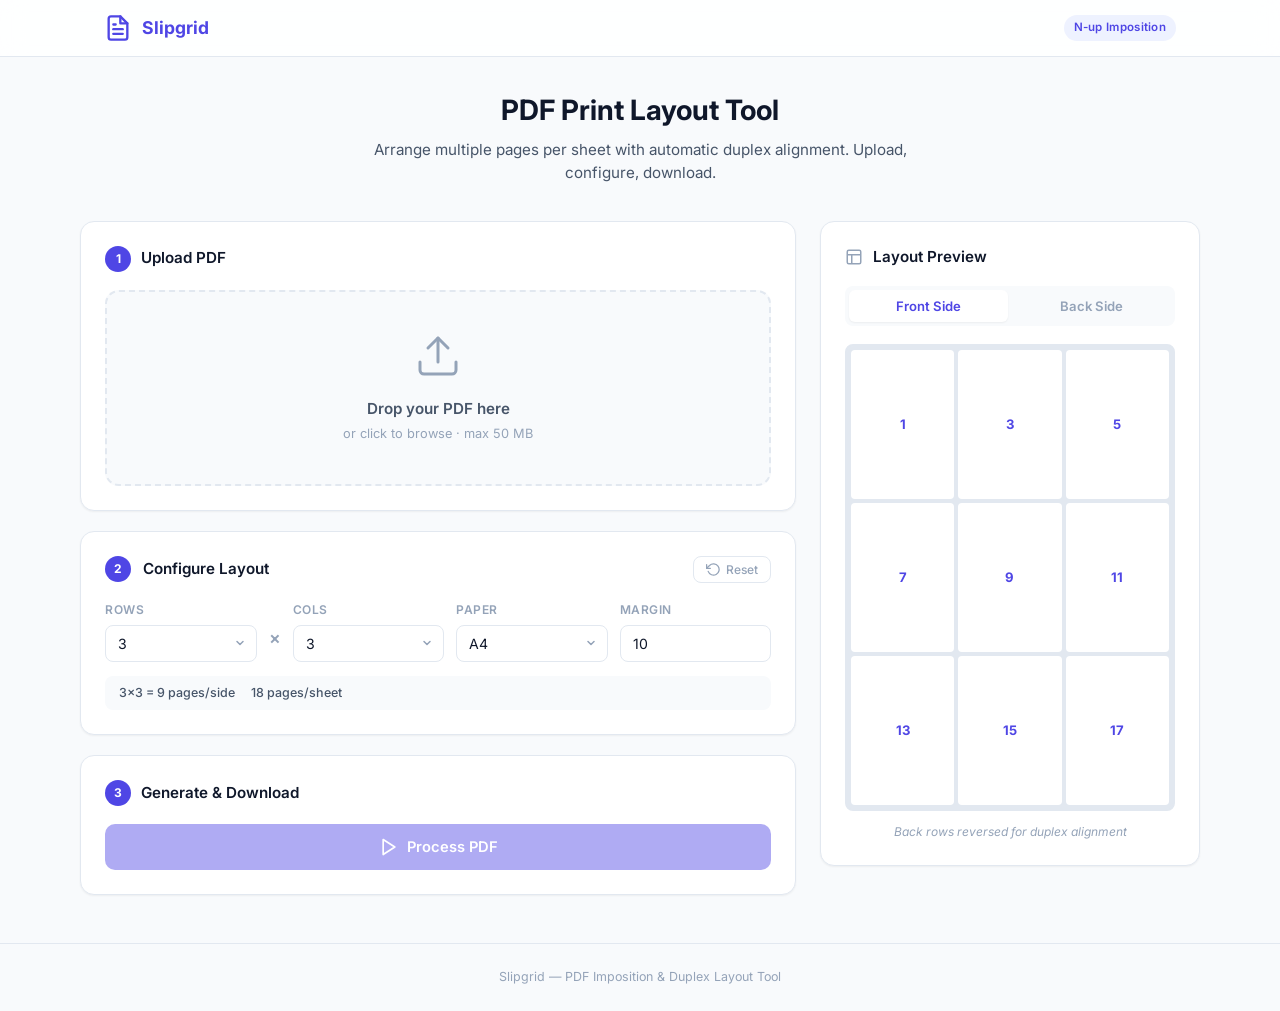
<file: templates/index.html>
<!DOCTYPE html>
<html lang="en">
<head>
    <meta charset="UTF-8">
    <meta name="viewport" content="width=device-width, initial-scale=1.0">
    <title>Slipgrid — PDF Imposition Tool</title>
    <link rel="preconnect" href="https://fonts.googleapis.com">
    <link rel="preconnect" href="https://fonts.gstatic.com" crossorigin>
    <link href="https://fonts.googleapis.com/css2?family=Inter:wght@400;500;600;700&display=swap" rel="stylesheet">
    <link rel="stylesheet" href="/static/css/style.css">
    <script async src="https://pagead2.googlesyndication.com/pagead/js/adsbygoogle.js?client=ca-pub-4924359931236069"
         crossorigin="anonymous"></script>
</head>
<body>
    <div class="app">
        <!-- Navbar -->
        <nav class="navbar">
            <div class="nav-inner">
                <div class="logo">
                    <svg width="28" height="28" viewBox="0 0 24 24" fill="none" stroke="currentColor" stroke-width="2" stroke-linecap="round" stroke-linejoin="round"><path d="M14 2H6a2 2 0 0 0-2 2v16a2 2 0 0 0 2 2h12a2 2 0 0 0 2-2V8z"/><polyline points="14 2 14 8 20 8"/><line x1="16" y1="13" x2="8" y2="13"/><line x1="16" y1="17" x2="8" y2="17"/><polyline points="10 9 9 9 8 9"/></svg>
                    <span>Slipgrid</span>
                </div>
                <div class="nav-badge">N-up Imposition</div>
            </div>
        </nav>

        <main class="main">
            <div class="container">
                <!-- Hero -->
                <section class="hero">
                    <h1>PDF Print Layout Tool</h1>
                    <p>Arrange multiple pages per sheet with automatic duplex alignment. Upload, configure, download.</p>
                </section>

                <div class="workspace">
                    <!-- Left Column: Upload + Settings -->
                    <div class="col-left">
                        <!-- Upload Card -->
                        <div class="card" id="uploadCard">
                            <div class="card-header">
                                <div class="step-badge">1</div>
                                <h2>Upload PDF</h2>
                            </div>
                            <div class="upload-zone" id="uploadZone">
                                <svg class="upload-icon" width="48" height="48" viewBox="0 0 24 24" fill="none" stroke="currentColor" stroke-width="1.5" stroke-linecap="round" stroke-linejoin="round"><path d="M21 15v4a2 2 0 0 1-2 2H5a2 2 0 0 1-2-2v-4"/><polyline points="17 8 12 3 7 8"/><line x1="12" y1="3" x2="12" y2="15"/></svg>
                                <p class="upload-title">Drop your PDF here</p>
                                <p class="upload-hint">or click to browse &middot; max 50 MB</p>
                                <input type="file" id="fileInput" accept=".pdf" hidden>
                            </div>
                            <div class="file-pill" id="fileInfo" style="display:none;">
                                <svg width="18" height="18" viewBox="0 0 24 24" fill="none" stroke="currentColor" stroke-width="2"><path d="M14 2H6a2 2 0 0 0-2 2v16a2 2 0 0 0 2 2h12a2 2 0 0 0 2-2V8z"/><polyline points="14 2 14 8 20 8"/></svg>
                                <span id="fileName"></span>
                                <button class="pill-remove" id="removeFile" title="Remove file">
                                    <svg width="16" height="16" viewBox="0 0 24 24" fill="none" stroke="currentColor" stroke-width="2"><line x1="18" y1="6" x2="6" y2="18"/><line x1="6" y1="6" x2="18" y2="18"/></svg>
                                </button>
                            </div>
                        </div>

                        <!-- Settings Card -->
                        <div class="card">
                            <div class="card-header" style="display:flex; align-items:center; justify-content:space-between;">
                                <div style="display:flex; align-items:center; gap:12px;">
                                    <div class="step-badge">2</div>
                                    <h2>Configure Layout</h2>
                                </div>
                                <button class="btn-reset-layout" id="resetLayout" title="Reset to defaults">
                                    <svg width="15" height="15" viewBox="0 0 24 24" fill="none" stroke="currentColor" stroke-width="2" stroke-linecap="round" stroke-linejoin="round"><polyline points="1 4 1 10 7 10"/><path d="M3.51 15a9 9 0 1 0 2.13-9.36L1 10"/></svg>
                                    <span>Reset</span>
                                </button>
                            </div>
                            <div class="settings-row">
                                <div class="field">
                                    <label for="gridRows">Rows</label>
                                    <select id="gridRows">
                                        <option value="1">1</option>
                                        <option value="2">2</option>
                                        <option value="3" selected>3</option>
                                        <option value="4">4</option>
                                        <option value="5">5</option>
                                    </select>
                                </div>
                                <div class="field-sep">&times;</div>
                                <div class="field">
                                    <label for="gridCols">Cols</label>
                                    <select id="gridCols">
                                        <option value="1">1</option>
                                        <option value="2">2</option>
                                        <option value="3" selected>3</option>
                                        <option value="4">4</option>
                                        <option value="5">5</option>
                                    </select>
                                </div>
                                <div class="field">
                                    <label for="paperSize">Paper</label>
                                    <select id="paperSize">
                                        <option value="A4" selected>A4</option>
                                        <option value="Letter">Letter</option>
                                        <option value="A3">A3</option>
                                        <option value="Legal">Legal</option>
                                    </select>
                                </div>
                                <div class="field">
                                    <label for="margin">Margin</label>
                                    <input type="number" id="margin" value="10" min="0" max="100" step="1">
                                </div>
                            </div>
                            <div class="info-strip" id="infoStrip">
                                <span id="infoSlots"></span>
                                <span id="infoPagesPerSheet"></span>
                            </div>
                        </div>

                        <!-- Action Card -->
                        <div class="card">
                            <div class="card-header">
                                <div class="step-badge">3</div>
                                <h2>Generate &amp; Download</h2>
                            </div>
                            <button class="btn-process" id="processBtn" disabled>
                                <svg width="20" height="20" viewBox="0 0 24 24" fill="none" stroke="currentColor" stroke-width="2" stroke-linecap="round" stroke-linejoin="round"><polygon points="5 3 19 12 5 21 5 3"/></svg>
                                <span>Process PDF</span>
                            </button>
                            <div class="progress-bar-container" id="progressContainer" style="display:none;">
                                <div class="progress-row">
                                    <div class="progress-track">
                                        <div class="progress-fill" id="progressFill"></div>
                                    </div>
                                    <button class="btn-cancel" id="cancelBtn" title="Cancel processing">
                                        <svg width="18" height="18" viewBox="0 0 24 24" fill="none" stroke="currentColor" stroke-width="2.5" stroke-linecap="round" stroke-linejoin="round"><line x1="18" y1="6" x2="6" y2="18"/><line x1="6" y1="6" x2="18" y2="18"/></svg>
                                    </button>
                                </div>
                                <span class="progress-label" id="progressText">Uploading...</span>
                            </div>
                            <!-- Result -->
                            <div class="result-panel" id="resultSection" style="display:none;">
                                <div class="result-stats">
                                    <div class="stat">
                                        <span class="stat-value" id="resultSheets">0</span>
                                        <span class="stat-label">Sheets</span>
                                    </div>
                                    <div class="stat">
                                        <span class="stat-value" id="resultPages">0</span>
                                        <span class="stat-label">Pages</span>
                                    </div>
                                </div>
                                <a class="btn-download" id="downloadBtn" href="#">
                                    <svg width="20" height="20" viewBox="0 0 24 24" fill="none" stroke="currentColor" stroke-width="2" stroke-linecap="round" stroke-linejoin="round"><path d="M21 15v4a2 2 0 0 1-2 2H5a2 2 0 0 1-2-2v-4"/><polyline points="7 10 12 15 17 10"/><line x1="12" y1="15" x2="12" y2="3"/></svg>
                                    <span>Download Imposed PDF</span>
                                </a>
                            </div>
                        </div>
                    </div>

                    <!-- Right Column: Live Preview -->
                    <div class="col-right">
                        <div class="card preview-card">
                            <div class="card-header">
                                <svg width="18" height="18" viewBox="0 0 24 24" fill="none" stroke="currentColor" stroke-width="2"><rect x="3" y="3" width="18" height="18" rx="2" ry="2"/><line x1="3" y1="9" x2="21" y2="9"/><line x1="9" y1="21" x2="9" y2="9"/></svg>
                                <h2>Layout Preview</h2>
                            </div>
                            <div class="preview-tabs">
                                <button class="preview-tab active" data-side="front">Front Side</button>
                                <button class="preview-tab" data-side="back">Back Side</button>
                            </div>
                            <div class="preview-stage">
                                <div class="preview-page" id="previewFront"></div>
                                <div class="preview-page" id="previewBack" style="display:none;"></div>
                            </div>
                            <p class="preview-caption" id="previewCaption">Back rows reversed for duplex alignment</p>
                        </div>
                    </div>
                </div>
            </div>
        </main>

        <footer class="footer">
            <p>Slipgrid &mdash; PDF Imposition &amp; Duplex Layout Tool</p>
        </footer>
    </div>

    <script src="/static/js/app.js"></script>
</body>
</html>
</file>
<file: static/css/style.css>
/* === Reset & Variables === */
*, *::before, *::after { box-sizing: border-box; margin: 0; padding: 0; }

:root {
    --font: 'Inter', -apple-system, BlinkMacSystemFont, 'Segoe UI', sans-serif;
    --primary: #4f46e5;
    --primary-light: #818cf8;
    --primary-bg: #eef2ff;
    --success: #059669;
    --success-bg: #ecfdf5;
    --danger: #ef4444;
    --bg: #f8fafc;
    --surface: #ffffff;
    --text: #0f172a;
    --text-secondary: #475569;
    --text-muted: #94a3b8;
    --border: #e2e8f0;
    --border-focus: #4f46e5;
    --radius: 14px;
    --radius-sm: 8px;
    --shadow-sm: 0 1px 2px rgba(0,0,0,.05);
    --shadow: 0 1px 3px rgba(0,0,0,.06), 0 4px 12px rgba(0,0,0,.04);
    --shadow-lg: 0 4px 6px rgba(0,0,0,.04), 0 10px 24px rgba(0,0,0,.06);
    --transition: 150ms cubic-bezier(.4,0,.2,1);
}

body {
    font-family: var(--font);
    background: var(--bg);
    color: var(--text);
    line-height: 1.5;
    min-height: 100vh;
    -webkit-font-smoothing: antialiased;
}

/* === Navbar === */
.navbar {
    background: var(--surface);
    border-bottom: 1px solid var(--border);
    position: sticky;
    top: 0;
    z-index: 100;
    backdrop-filter: blur(12px);
    background: rgba(255,255,255,.85);
}

.nav-inner {
    max-width: 1120px;
    margin: 0 auto;
    padding: 0 24px;
    height: 56px;
    display: flex;
    align-items: center;
    justify-content: space-between;
}

.logo {
    display: flex;
    align-items: center;
    gap: 10px;
    font-weight: 700;
    font-size: 1.1rem;
    color: var(--primary);
}

.logo svg { flex-shrink: 0; }

.nav-badge {
    font-size: 0.72rem;
    font-weight: 600;
    color: var(--primary);
    background: var(--primary-bg);
    padding: 4px 10px;
    border-radius: 20px;
    letter-spacing: .3px;
}

/* === Layout === */
.main { padding: 32px 24px 48px; }

.container { max-width: 1120px; margin: 0 auto; }

.hero { text-align: center; margin-bottom: 36px; }
.hero h1 { font-size: 1.75rem; font-weight: 700; color: var(--text); margin-bottom: 8px; }
.hero p { color: var(--text-secondary); font-size: 0.95rem; max-width: 540px; margin: 0 auto; }

.workspace {
    display: grid;
    grid-template-columns: 1fr 380px;
    gap: 24px;
    align-items: start;
}

.col-left { display: flex; flex-direction: column; gap: 20px; }

/* === Cards === */
.card {
    background: var(--surface);
    border: 1px solid var(--border);
    border-radius: var(--radius);
    padding: 24px;
    box-shadow: var(--shadow-sm);
    transition: box-shadow var(--transition);
}

.card:hover { box-shadow: var(--shadow); }

.card-header {
    display: flex;
    align-items: center;
    gap: 10px;
    margin-bottom: 18px;
}

.card-header h2 {
    font-size: 0.95rem;
    font-weight: 600;
    color: var(--text);
}

.card-header svg { color: var(--text-muted); }

.step-badge {
    width: 26px; height: 26px;
    background: var(--primary);
    color: white;
    border-radius: 50%;
    display: flex; align-items: center; justify-content: center;
    font-size: 0.75rem;
    font-weight: 700;
    flex-shrink: 0;
}

/* === Upload Zone === */
.upload-zone {
    border: 2px dashed var(--border);
    border-radius: var(--radius);
    padding: 40px 20px;
    text-align: center;
    cursor: pointer;
    transition: all var(--transition);
    background: var(--bg);
}

.upload-zone:hover,
.upload-zone.drag-over {
    border-color: var(--primary);
    background: var(--primary-bg);
}

.upload-zone.drag-over { transform: scale(1.01); }

.upload-icon { color: var(--text-muted); margin-bottom: 12px; transition: color var(--transition); }
.upload-zone:hover .upload-icon { color: var(--primary); }
.upload-title { font-weight: 600; font-size: 0.95rem; color: var(--text-secondary); margin-bottom: 4px; }
.upload-hint { font-size: 0.8rem; color: var(--text-muted); }

.file-pill {
    display: flex;
    align-items: center;
    gap: 10px;
    padding: 10px 14px;
    background: var(--success-bg);
    border: 1px solid #a7f3d0;
    border-radius: 10px;
    margin-top: 14px;
}

.file-pill svg { color: var(--success); flex-shrink: 0; }
.file-pill span { flex: 1; font-size: 0.87rem; font-weight: 500; color: var(--success); overflow: hidden; text-overflow: ellipsis; white-space: nowrap; }

.pill-remove {
    background: none; border: none; cursor: pointer; padding: 4px;
    color: var(--text-muted); border-radius: 6px; display: flex;
    transition: all var(--transition);
}
.pill-remove:hover { background: #fef2f2; color: var(--danger); }

/* === Settings === */
.settings-row {
    display: flex;
    align-items: flex-end;
    gap: 12px;
    flex-wrap: wrap;
}

.field { flex: 1; min-width: 80px; }
.field label {
    display: block;
    font-size: 0.75rem;
    font-weight: 600;
    color: var(--text-muted);
    margin-bottom: 6px;
    text-transform: uppercase;
    letter-spacing: .5px;
}

.field select,
.field input {
    width: 100%;
    padding: 9px 12px;
    border: 1px solid var(--border);
    border-radius: var(--radius-sm);
    font-size: 0.88rem;
    font-family: var(--font);
    background: var(--surface);
    color: var(--text);
    transition: border-color var(--transition), box-shadow var(--transition);
    appearance: none;
    -webkit-appearance: none;
}

.field select {
    background-image: url("data:image/svg+xml,%3Csvg width='12' height='12' viewBox='0 0 12 12' fill='none' xmlns='http://www.w3.org/2000/svg'%3E%3Cpath d='M3 4.5L6 7.5L9 4.5' stroke='%2394a3b8' stroke-width='1.5' stroke-linecap='round' stroke-linejoin='round'/%3E%3C/svg%3E");
    background-repeat: no-repeat;
    background-position: right 10px center;
    padding-right: 30px;
}

.field select:focus,
.field input:focus {
    outline: none;
    border-color: var(--border-focus);
    box-shadow: 0 0 0 3px rgba(79,70,229,.12);
}

.field-sep {
    color: var(--text-muted);
    font-weight: 600;
    font-size: 1.1rem;
    padding-bottom: 10px;
}

.info-strip {
    display: flex;
    gap: 16px;
    margin-top: 14px;
    padding: 8px 14px;
    background: var(--bg);
    border-radius: var(--radius-sm);
    font-size: 0.78rem;
    color: var(--text-secondary);
    font-weight: 500;
}

/* === Process Button === */
.btn-process {
    display: flex;
    align-items: center;
    justify-content: center;
    gap: 8px;
    width: 100%;
    padding: 13px;
    background: var(--primary);
    color: white;
    border: none;
    border-radius: 10px;
    font-size: 0.92rem;
    font-weight: 600;
    font-family: var(--font);
    cursor: pointer;
    transition: all var(--transition);
}

.btn-process:hover:not(:disabled) {
    background: #4338ca;
    box-shadow: 0 4px 14px rgba(79,70,229,.35);
    transform: translateY(-1px);
}

.btn-process:active:not(:disabled) { transform: translateY(0); }

.btn-process:disabled {
    opacity: .45;
    cursor: not-allowed;
    box-shadow: none;
}

/* === Progress === */
.progress-bar-container {
    display: flex;
    flex-direction: column;
    gap: 6px;
    margin-top: 14px;
}

.progress-row {
    display: flex;
    align-items: center;
    gap: 10px;
}

.progress-track {
    flex: 1;
    height: 6px;
    background: var(--border);
    border-radius: 3px;
    overflow: hidden;
}

.progress-fill {
    height: 100%;
    width: 0%;
    background: linear-gradient(90deg, var(--primary), var(--primary-light));
    border-radius: 3px;
    transition: width .4s ease;
}

.btn-reset-layout {
    display: inline-flex;
    align-items: center;
    gap: 5px;
    padding: 5px 12px;
    border: 1px solid var(--border);
    border-radius: 8px;
    background: var(--bg-card);
    color: var(--text-muted);
    font-family: var(--font);
    font-size: .75rem;
    font-weight: 500;
    cursor: pointer;
    transition: all .2s ease;
}

.btn-reset-layout:hover {
    color: var(--primary);
    border-color: var(--primary);
    background: #eef2ff;
}

.btn-cancel {
    display: flex;
    align-items: center;
    justify-content: center;
    width: 30px;
    height: 30px;
    border: none;
    border-radius: 50%;
    background: var(--bg-card);
    color: var(--text-muted);
    cursor: pointer;
    transition: all .2s ease;
    flex-shrink: 0;
}

.btn-cancel:hover {
    background: #fee2e2;
    color: #dc2626;
}

.progress-label {
    font-size: 0.78rem;
    font-weight: 500;
    color: var(--text-muted);
    white-space: nowrap;
}

/* === Result === */
.result-panel { margin-top: 18px; }

.result-stats {
    display: flex;
    gap: 24px;
    margin-bottom: 14px;
}

.stat { text-align: center; }
.stat-value { display: block; font-size: 1.5rem; font-weight: 700; color: var(--primary); }
.stat-label { font-size: 0.72rem; font-weight: 600; color: var(--text-muted); text-transform: uppercase; letter-spacing: .5px; }

.btn-download {
    display: flex;
    align-items: center;
    justify-content: center;
    gap: 8px;
    width: 100%;
    padding: 13px;
    background: var(--success);
    color: white;
    border: none;
    border-radius: 10px;
    font-size: 0.92rem;
    font-weight: 600;
    font-family: var(--font);
    text-decoration: none;
    cursor: pointer;
    transition: all var(--transition);
}

.btn-download:hover {
    background: #047857;
    box-shadow: 0 4px 14px rgba(5,150,105,.3);
    transform: translateY(-1px);
}

/* === Preview Card === */
.preview-card {
    position: sticky;
    top: 80px;
}

.preview-tabs {
    display: flex;
    gap: 4px;
    background: var(--bg);
    padding: 4px;
    border-radius: var(--radius-sm);
    margin-bottom: 18px;
}

.preview-tab {
    flex: 1;
    padding: 8px;
    border: none;
    background: none;
    font-family: var(--font);
    font-size: 0.82rem;
    font-weight: 600;
    color: var(--text-muted);
    border-radius: 6px;
    cursor: pointer;
    transition: all var(--transition);
}

.preview-tab.active {
    background: var(--surface);
    color: var(--primary);
    box-shadow: var(--shadow-sm);
}

.preview-tab:hover:not(.active) { color: var(--text-secondary); }

.preview-stage { min-height: 200px; }

.preview-page {
    display: grid;
    gap: 4px;
    background: var(--border);
    border: 2px solid var(--border);
    border-radius: var(--radius-sm);
    padding: 4px;
    aspect-ratio: 210/297; /* A4 proportions */
}

.preview-cell {
    background: var(--surface);
    display: flex;
    align-items: center;
    justify-content: center;
    font-size: 0.82rem;
    font-weight: 700;
    color: var(--primary);
    border-radius: 4px;
    transition: all var(--transition);
    position: relative;
}

.preview-cell:hover {
    background: var(--primary-bg);
    transform: scale(1.04);
}

.preview-cell.blank {
    background: var(--bg);
    color: var(--text-muted);
}

.preview-caption {
    text-align: center;
    font-size: 0.75rem;
    color: var(--text-muted);
    margin-top: 12px;
    font-style: italic;
}

/* === Footer === */
.footer {
    text-align: center;
    padding: 24px;
    color: var(--text-muted);
    font-size: 0.78rem;
    border-top: 1px solid var(--border);
}

/* === Animations === */
@keyframes fadeUp {
    from { opacity: 0; transform: translateY(12px); }
    to { opacity: 1; transform: translateY(0); }
}

.card { animation: fadeUp .35s ease both; }
.col-left .card:nth-child(1) { animation-delay: 0s; }
.col-left .card:nth-child(2) { animation-delay: .06s; }
.col-left .card:nth-child(3) { animation-delay: .12s; }
.col-right .card { animation-delay: .08s; }

@keyframes pulse {
    0%, 100% { opacity: 1; }
    50% { opacity: .6; }
}

.processing .btn-process span { animation: pulse 1.5s ease infinite; }

/* === Responsive === */
@media (max-width: 800px) {
    .workspace {
        grid-template-columns: 1fr;
    }

    .col-right { order: -1; }

    .preview-card { position: static; }

    .settings-row { gap: 8px; }
    .field { min-width: 70px; }
}

@media (max-width: 480px) {
    .main { padding: 20px 12px 32px; }
    .hero h1 { font-size: 1.4rem; }
    .settings-row { flex-direction: column; }
    .field-sep { display: none; }
    .field { min-width: 100%; }
}
</file>
